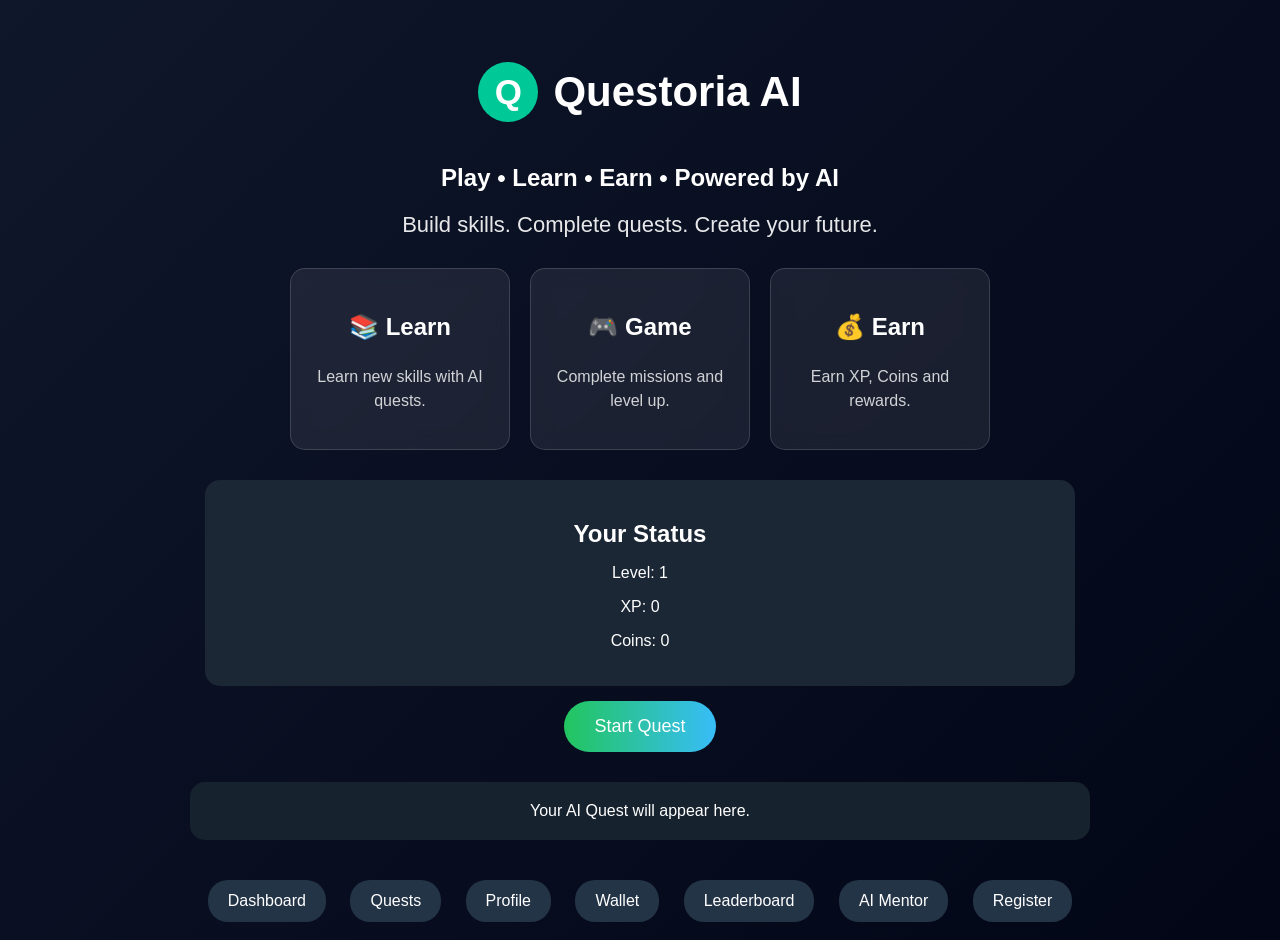
<file: index.html>
<!DOCTYPE html>
<html lang="en">

<head>

<meta charset="UTF-8">
<meta name="viewport" content="width=device-width, initial-scale=1.0">

<title>Questoria AI</title>

<link rel="stylesheet" href="style.css">

</head>


<body>


<div class="container">


<div class="brand">

<div class="logo">
Q
</div>

<h1>
Questoria AI
</h1>

</div>


<h2>
Play • Learn • Earn • Powered by AI
</h2>


<p class="brand-text">
Build skills. Complete quests. Create your future.
</p>

 <div class="features">

<div class="feature-card">
<h3>📚 Learn</h3>
<p>
Learn new skills with AI quests.
</p>
</div>

<div class="feature-card">
<h3>🎮 Game</h3>
<p>
Complete missions and level up.
</p>
</div>

<div class="feature-card">
<h3>💰 Earn</h3>
<p>
Earn XP, Coins and rewards.
</p>
</div>

</div> 


<div class="card">

<h2>Your Status</h2>

<p>
Level:
<span id="level">1</span>
</p>

<p>
XP:
<span id="xp">0</span>
</p>

<p>
Coins:
<span id="coins">0</span>
</p>

</div>



<button onclick="startQuest()">

Start Quest

</button>



<div id="questBox">

Your AI Quest will appear here.

</div>



<div class="links">

<a href="./pages/dashboard.html">
Dashboard
</a>

<a href="./pages/quests.html">
Quests
</a>

<a href="./pages/profile.html">
Profile
</a>

<a href="./pages/wallet.html">
Wallet
</a>

<a href="./pages/leaderboard.html">
Leaderboard
</a>

<a href="./pages/ai-mentor.html">
AI Mentor
</a>

<a href="./pages/register.html">
Register
</a>


</div>


</div>



<script src="modules/storage.js"></script>
<script src="modules/xp-system.js"></script>
<script src="modules/coin-system.js"></script>
<script src="modules/quest-engine.js"></script>
<script src="modules/ai-engine.js"></script>

<script src="script.js"></script>


</body>

</html>
</file>
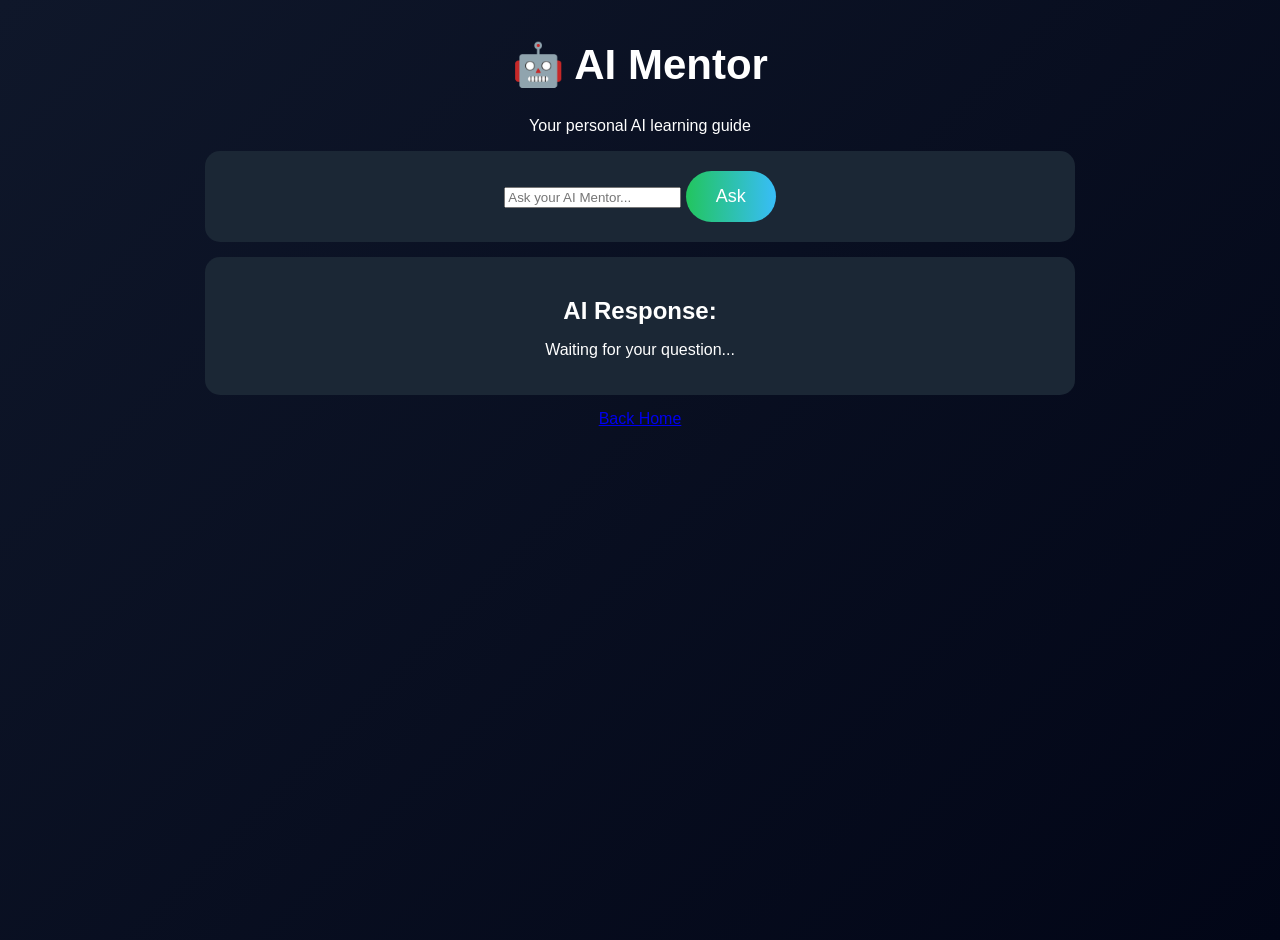
<file: pages/ai-mentor.html>
﻿<!DOCTYPE html>
<html lang="en">

<head>

<meta charset="UTF-8">

<title>Questoria AI Mentor</title>

<link rel="stylesheet" href="../style.css">

</head>


<body>


<div class="container">


<h1>🤖 AI Mentor</h1>


<p>
Your personal AI learning guide
</p>



<div class="card">


<input 
id="question"
placeholder="Ask your AI Mentor..."
>


<button onclick="askAI()">
Ask
</button>


</div>



<div class="card">


<h2>AI Response:</h2>


<p id="answer">
Waiting for your question...
</p>


</div>



<a href="../index.html">
Back Home
</a>



</div>



<script src="../modules/ai-engine.js"></script>


<script>


function askAI(){


let question =
document.getElementById("question").value;



let response =
AIEngine.answer(question);



document.getElementById("answer").innerText =
response;



}


</script>


</body>

</html>
</file>
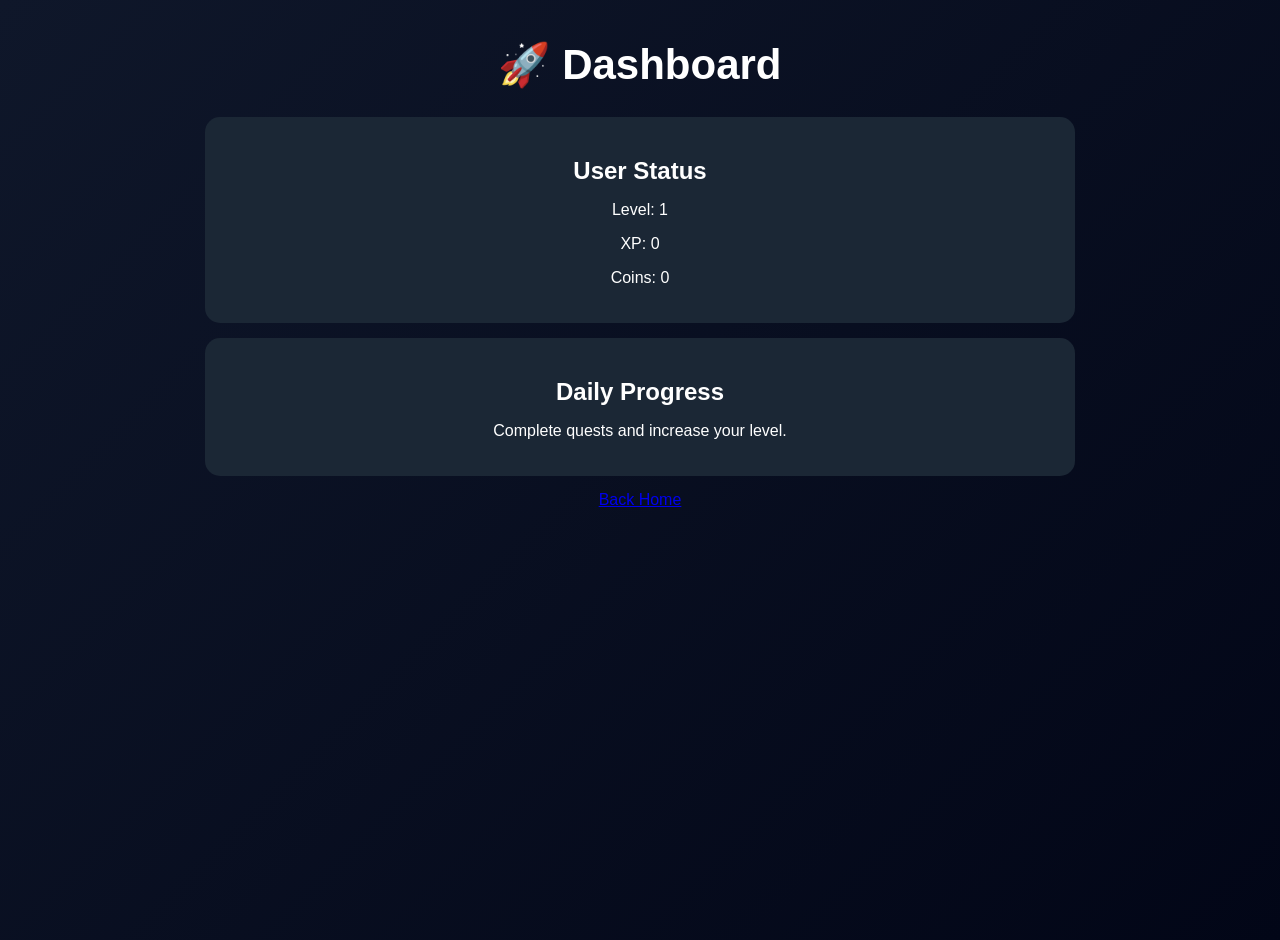
<file: pages/dashboard.html>
﻿<!DOCTYPE html>
<html lang="en">

<head>

<meta charset="UTF-8">
<title>Questoria AI Dashboard</title>

<link rel="stylesheet" href="../style.css">

</head>


<body>


<div class="container">


<h1>🚀 Dashboard</h1>


<div class="card">

<h2>User Status</h2>

<p>
Level:
<span id="level">1</span>
</p>


<p>
XP:
<span id="xp">0</span>
</p>


<p>
Coins:
<span id="coins">0</span>
</p>


</div>



<div class="card">


<h2>Daily Progress</h2>


<p>
Complete quests and increase your level.
</p>


</div>



<a href="../index.html">
Back Home
</a>



</div>



<script src="../modules/storage.js"></script>

<script>

const user =
QuestoriaStorage.getUser();


document.getElementById("level").textContent =
user.level;


document.getElementById("xp").textContent =
user.xp;


document.getElementById("coins").textContent =
user.coins;


</script>


</body>

</html>
</file>
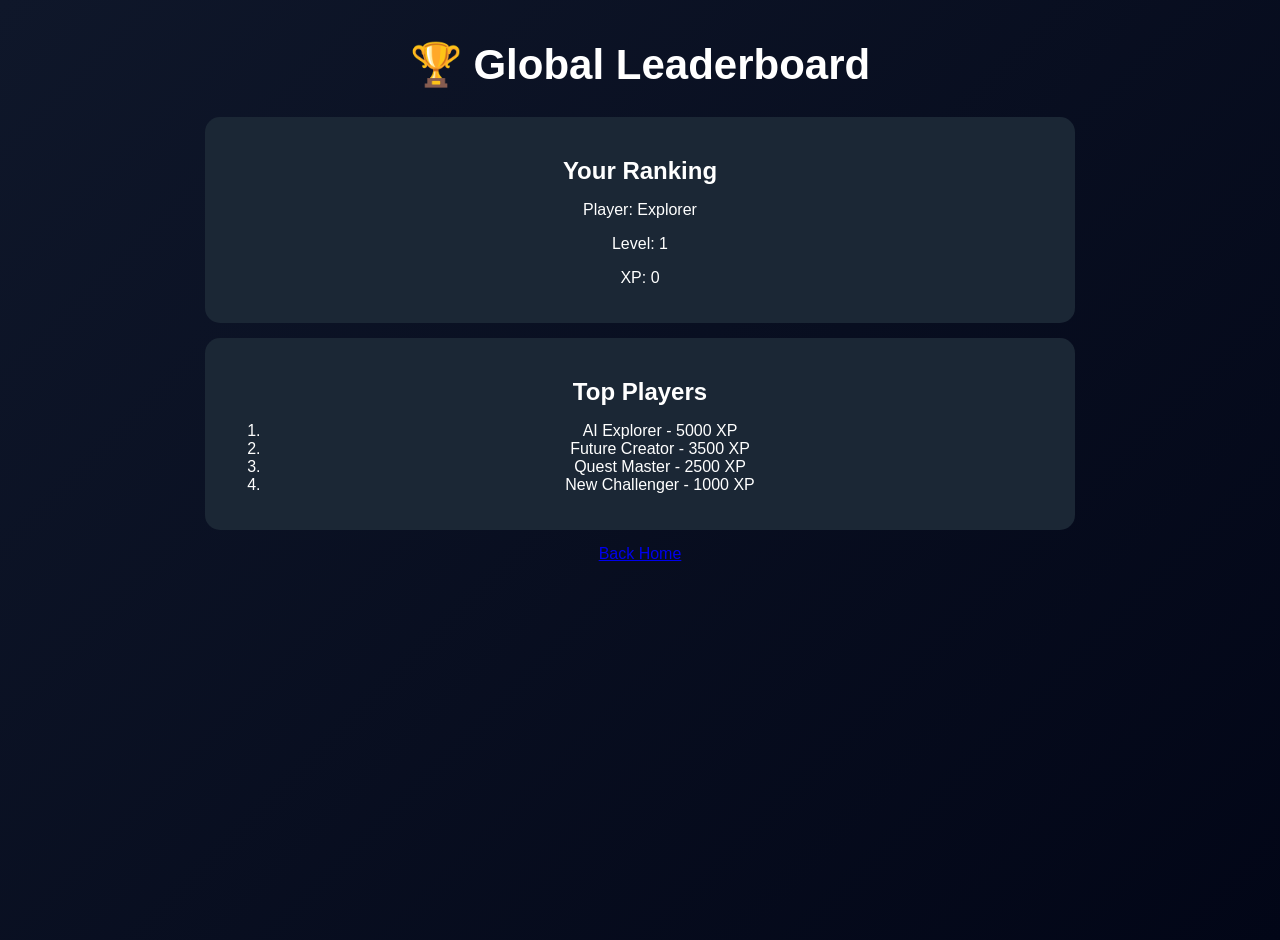
<file: pages/leaderboard.html>
﻿<!DOCTYPE html>
<html lang="en">

<head>

<meta charset="UTF-8">

<title>Questoria AI - Leaderboard</title>

<link rel="stylesheet" href="../style.css">

</head>


<body>


<div class="container">


<h1>🏆 Global Leaderboard</h1>


<div class="card">

<h2>Your Ranking</h2>


<p>
Player:
<span id="playerName">
Explorer
</span>
</p>


<p>
Level:
<span id="playerLevel">
1
</span>
</p>


<p>
XP:
<span id="playerXP">
0
</span>
</p>


</div>



<div class="card">


<h2>Top Players</h2>


<ol>


<li>
AI Explorer - 5000 XP
</li>


<li>
Future Creator - 3500 XP
</li>


<li>
Quest Master - 2500 XP
</li>


<li>
New Challenger - 1000 XP
</li>


</ol>


</div>



<a href="../index.html">
Back Home
</a>



</div>



<script src="../modules/storage.js"></script>


<script>


const user =
QuestoriaStorage.getUser();



document.getElementById("playerName").textContent =
user.name;


document.getElementById("playerLevel").textContent =
user.level;


document.getElementById("playerXP").textContent =
user.xp;


</script>



</body>

</html>
</file>
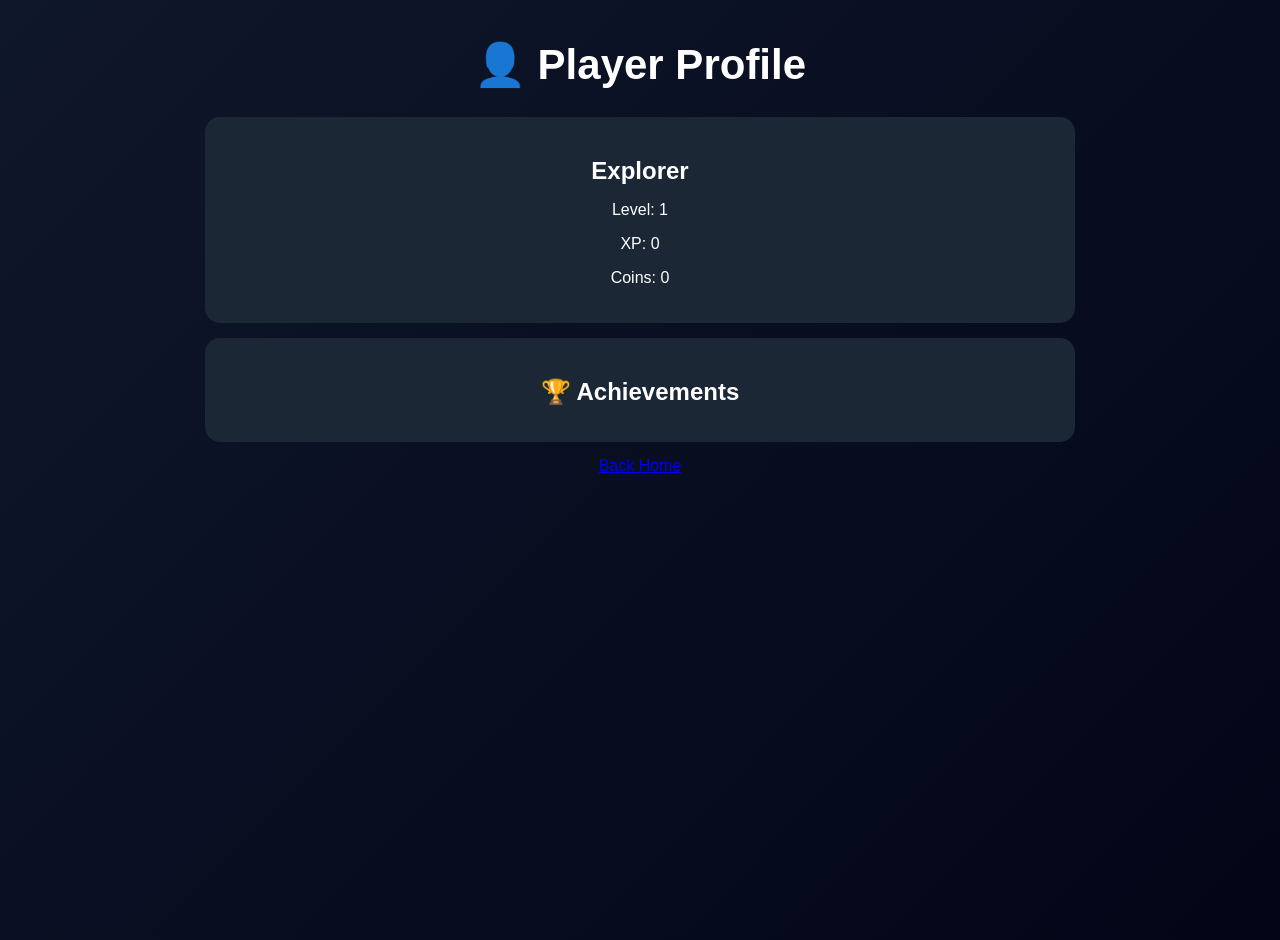
<file: pages/profile.html>
﻿<!DOCTYPE html>
<html lang="en">

<head>

<meta charset="UTF-8">

<title>Questoria AI - Profile</title>

<link rel="stylesheet" href="../style.css">

</head>


<body>


<div class="container">


<h1>👤 Player Profile</h1>


<div class="card">


<h2 id="name">
Explorer
</h2>


<p>
Level:
<span id="level">
1
</span>
</p>


<p>
XP:
<span id="xp">
0
</span>
</p>


<p>
Coins:
<span id="coins">
0
</span>
</p>


</div>



<div class="card">


<h2>🏆 Achievements</h2>


<ul id="achievements">

</ul>


</div>



<a href="../index.html">
Back Home
</a>


</div>



<script src="../modules/storage.js"></script>


<script>


const user =
QuestoriaStorage.getUser();



document.getElementById("name").textContent =
user.name;


document.getElementById("level").textContent =
user.level;


document.getElementById("xp").textContent =
user.xp;


document.getElementById("coins").textContent =
user.coins;



const achievementList =
document.getElementById("achievements");



if(user.xp >= 100){

achievementList.innerHTML +=
"<li>⭐ First Level Up</li>";

}



if(user.coins >= 50){

achievementList.innerHTML +=
"<li>💰 Coin Collector</li>";

}



if(user.xp >= 500){

achievementList.innerHTML +=
"<li>🚀 Quest Master</li>";

}



</script>


</body>

</html>
</file>
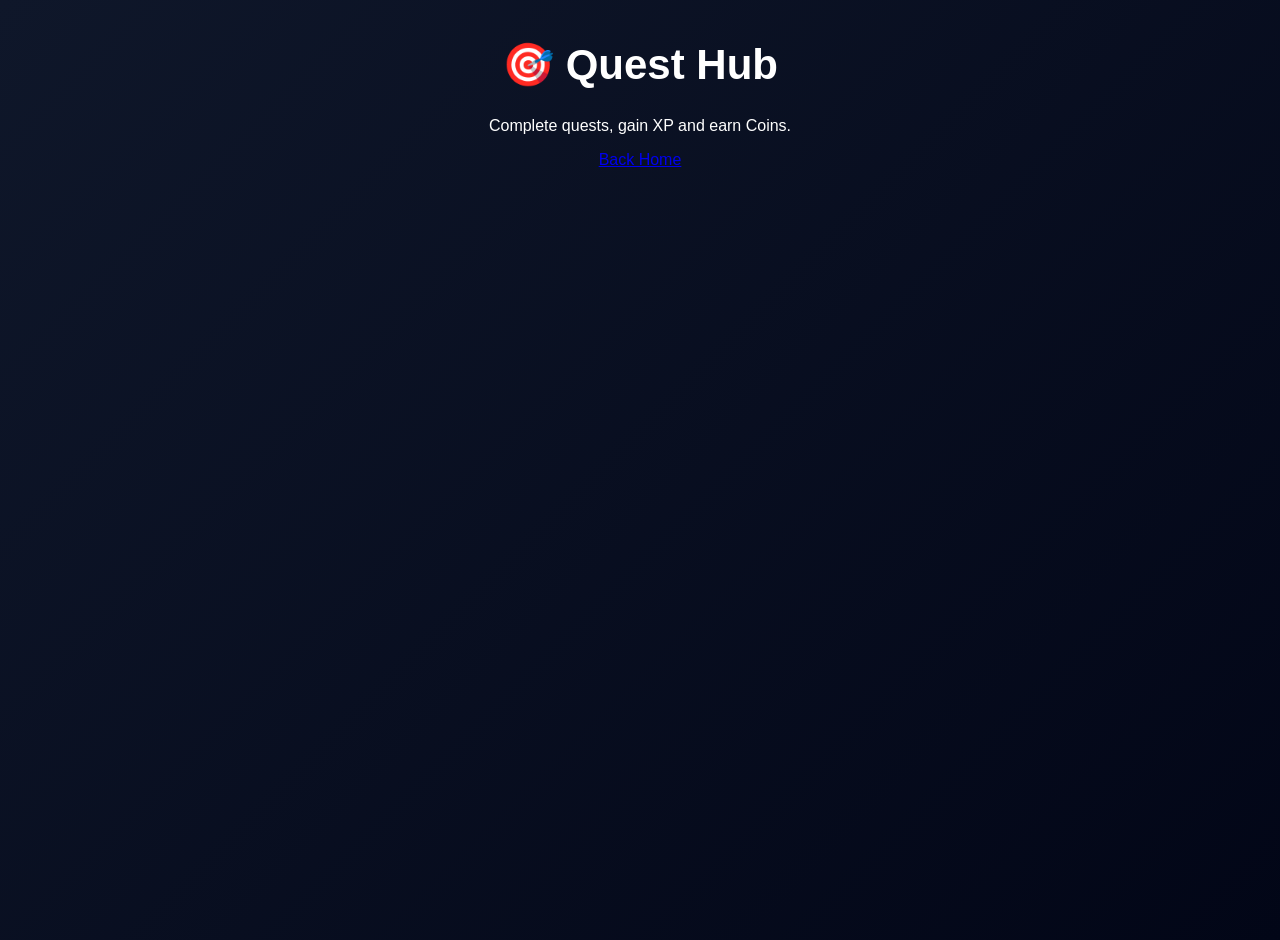
<file: pages/quests.html>
﻿<!DOCTYPE html>
<html lang="en">

<head>

<meta charset="UTF-8">

<title>Questoria AI - Quests</title>

<link rel="stylesheet" href="../style.css">

</head>


<body>


<div class="container">


<h1>🎯 Quest Hub</h1>

<p>
Complete quests, gain XP and earn Coins.
</p>



<div id="questList"></div>



<a href="../index.html">
Back Home
</a>


</div>




<script src="../modules/storage.js"></script>

<script src="../modules/xp-system.js"></script>

<script src="../modules/coin-system.js"></script>

<script src="../modules/quest-engine.js"></script>


<script>


function showQuests(){


const quests =
QuestEngine.getQuests();


const box =
document.getElementById("questList");



quests.forEach(function(quest){


box.innerHTML += 

<div class="card">


<h2>${quest.title}</h2>


<p>
Reward:
${quest.xp} XP
+
${quest.coins} Coins
</p>


<button onclick="completeQuest(${quest.id})">

Complete

</button>


</div>


;


});


}



function completeQuest(id){


QuestEngine.completeQuest(id);


alert("Quest Completed!");



}



showQuests();


</script>


</body>

</html>
</file>
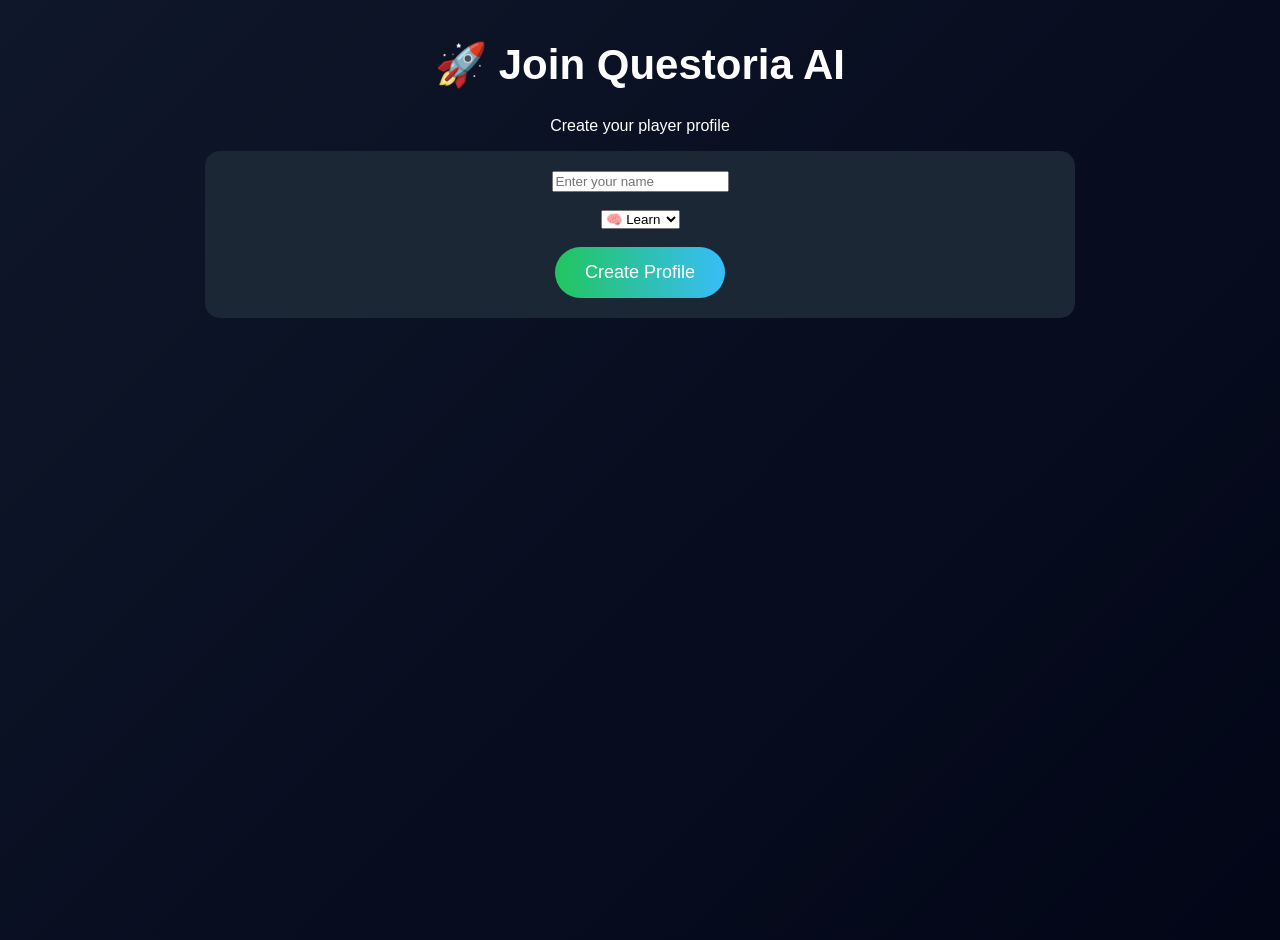
<file: pages/register.html>
﻿<!DOCTYPE html>
<html lang="en">

<head>

<meta charset="UTF-8">

<title>Questoria AI Register</title>

<link rel="stylesheet" href="../style.css">

</head>


<body>


<div class="container">


<h1>
🚀 Join Questoria AI
</h1>


<p>
Create your player profile
</p>



<div class="card">


<input 
id="username"
placeholder="Enter your name"
>


<br><br>


<select id="goal">

<option value="learn">
🧠 Learn
</option>


<option value="game">
🎮 Game
</option>


<option value="earn">
💰 Earn
</option>


</select>



<br><br>


<button onclick="createProfile()">

Create Profile

</button>


</div>


</div>




<script src="../modules/storage.js"></script>


<script>


function createProfile(){


let user =
QuestoriaStorage.getUser();



let name =
document.getElementById("username").value;



let goal =
document.getElementById("goal").value;



if(name.trim()==""){

alert("Enter your name");

return;

}



user.name = name;

user.goal = goal;


QuestoriaStorage.saveUser(user);



alert("Welcome to Questoria AI!");



window.location.href =
"../index.html";


}


</script>



</body>

</html>
</file>
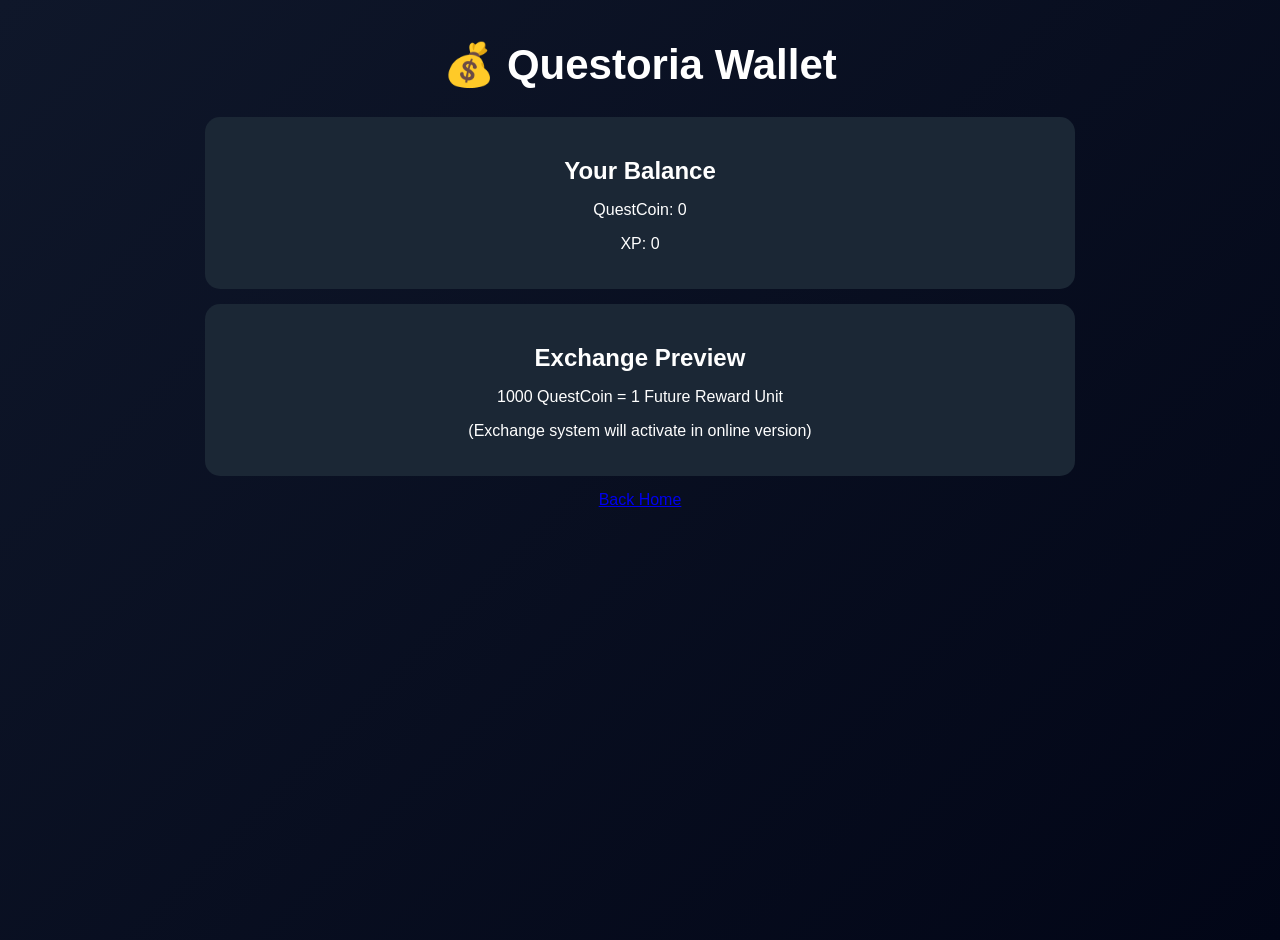
<file: pages/wallet.html>
﻿<!DOCTYPE html>
<html lang="en">

<head>

<meta charset="UTF-8">

<title>Questoria AI - Wallet</title>

<link rel="stylesheet" href="../style.css">

</head>


<body>


<div class="container">


<h1>💰 Questoria Wallet</h1>


<div class="card">


<h2>Your Balance</h2>


<p>
QuestCoin:
<span id="coins">
0
</span>
</p>


<p>
XP:
<span id="xp">
0
</span>
</p>


</div>



<div class="card">


<h2>Exchange Preview</h2>


<p>
1000 QuestCoin = 1 Future Reward Unit
</p>


<p>
(Exchange system will activate in online version)
</p>


</div>



<a href="../index.html">
Back Home
</a>


</div>



<script src="../modules/storage.js"></script>


<script>


const user =
QuestoriaStorage.getUser();



document.getElementById("coins").textContent =
user.coins;


document.getElementById("xp").textContent =
user.xp;


</script>


</body>

</html>
</file>
<file: style.css>
﻿* {
    box-sizing: border-box;
    font-family: Arial, sans-serif;
}


body {

    margin: 0;

    min-height: 100vh;

    background: #101820;

    color: white;

}


.container {

    width: 90%;

    max-width: 900px;

    margin: 40px auto;

    text-align: center;

}



h1 {

    font-size: 42px;

}


h2 {

    margin-bottom: 10px;

}



.subtitle {

    font-size: 20px;

}



.stats {

    display: flex;

    justify-content: center;

    gap: 20px;

    flex-wrap: wrap;

    margin: 30px 0;

}



.card {

    background: #1b2735;

    padding: 20px;

    border-radius: 15px;

    margin: 15px;

}



.stats .card {

    width: 200px;

}



button {

    background: #00c896;

    color: white;

    border: none;

    padding: 15px 30px;

    border-radius: 30px;

    cursor: pointer;

    font-size: 18px;

}



button:hover {

    opacity: 0.8;

}



#questBox {

    margin: 30px auto;

    padding: 20px;

    background: #16222e;

    border-radius: 15px;

}



.links {

    margin-top: 30px;

}



.links a {

    display: inline-block;

    margin: 10px;

    padding: 12px 20px;

    background: #243447;

    color: white;

    text-decoration: none;

    border-radius: 20px;

}



.links a:hover {

    background: #00c896;

}

.brand {

    display:flex;

    justify-content:center;

    align-items:center;

    gap:15px;

}


.logo {

    width:60px;

    height:60px;

    border-radius:50%;

    background:#00c896;

    display:flex;

    align-items:center;

    justify-content:center;

    font-size:35px;

    font-weight:bold;

}

.brand-text {

    font-size:22px;

    margin-top:20px;

    opacity:0.9;

}

.features {

    display:flex;
    justify-content:center;
    gap:20px;
    flex-wrap:wrap;
    margin:30px 0;

}


.feature-card {

    width:220px;
    padding:20px;
    border-radius:15px;
    background:#111;
    text-align:center;

}


.feature-card h3 {

    font-size:24px;

}


.feature-card p {

    opacity:0.8;
    line-height:1.5;

}

.features {

    display:flex;
    justify-content:center;
    gap:20px;
    flex-wrap:wrap;
    margin:30px 0;

}


.feature-card {

    width:220px;
    padding:20px;
    border-radius:15px;
    background:#111;
    text-align:center;

}


.feature-card h3 {

    font-size:24px;

}


.feature-card p {

    opacity:0.8;
    line-height:1.5;

}

body {
    background: linear-gradient(135deg,#0f172a,#020617);
    color:white;
    font-family:Arial, sans-serif;
}


.logo {
    animation: glow 2s infinite alternate;
}


@keyframes glow {

    from {
        box-shadow:0 0 10px #22c55e;
    }

    to {
        box-shadow:0 0 30px #38bdf8;
    }

}


.feature-card {

    background:rgba(255,255,255,0.08);
    backdrop-filter:blur(10px);
    border:1px solid rgba(255,255,255,0.15);
    transition:0.3s;
}


.feature-card:hover {

    transform:translateY(-10px);
}


button {

    background:linear-gradient(90deg,#22c55e,#38bdf8);
    color:white;
    border:none;
    padding:15px 30px;
    border-radius:30px;
    cursor:pointer;
    transition:0.3s;

}


button:hover {

    transform:scale(1.05);

}
</file>
